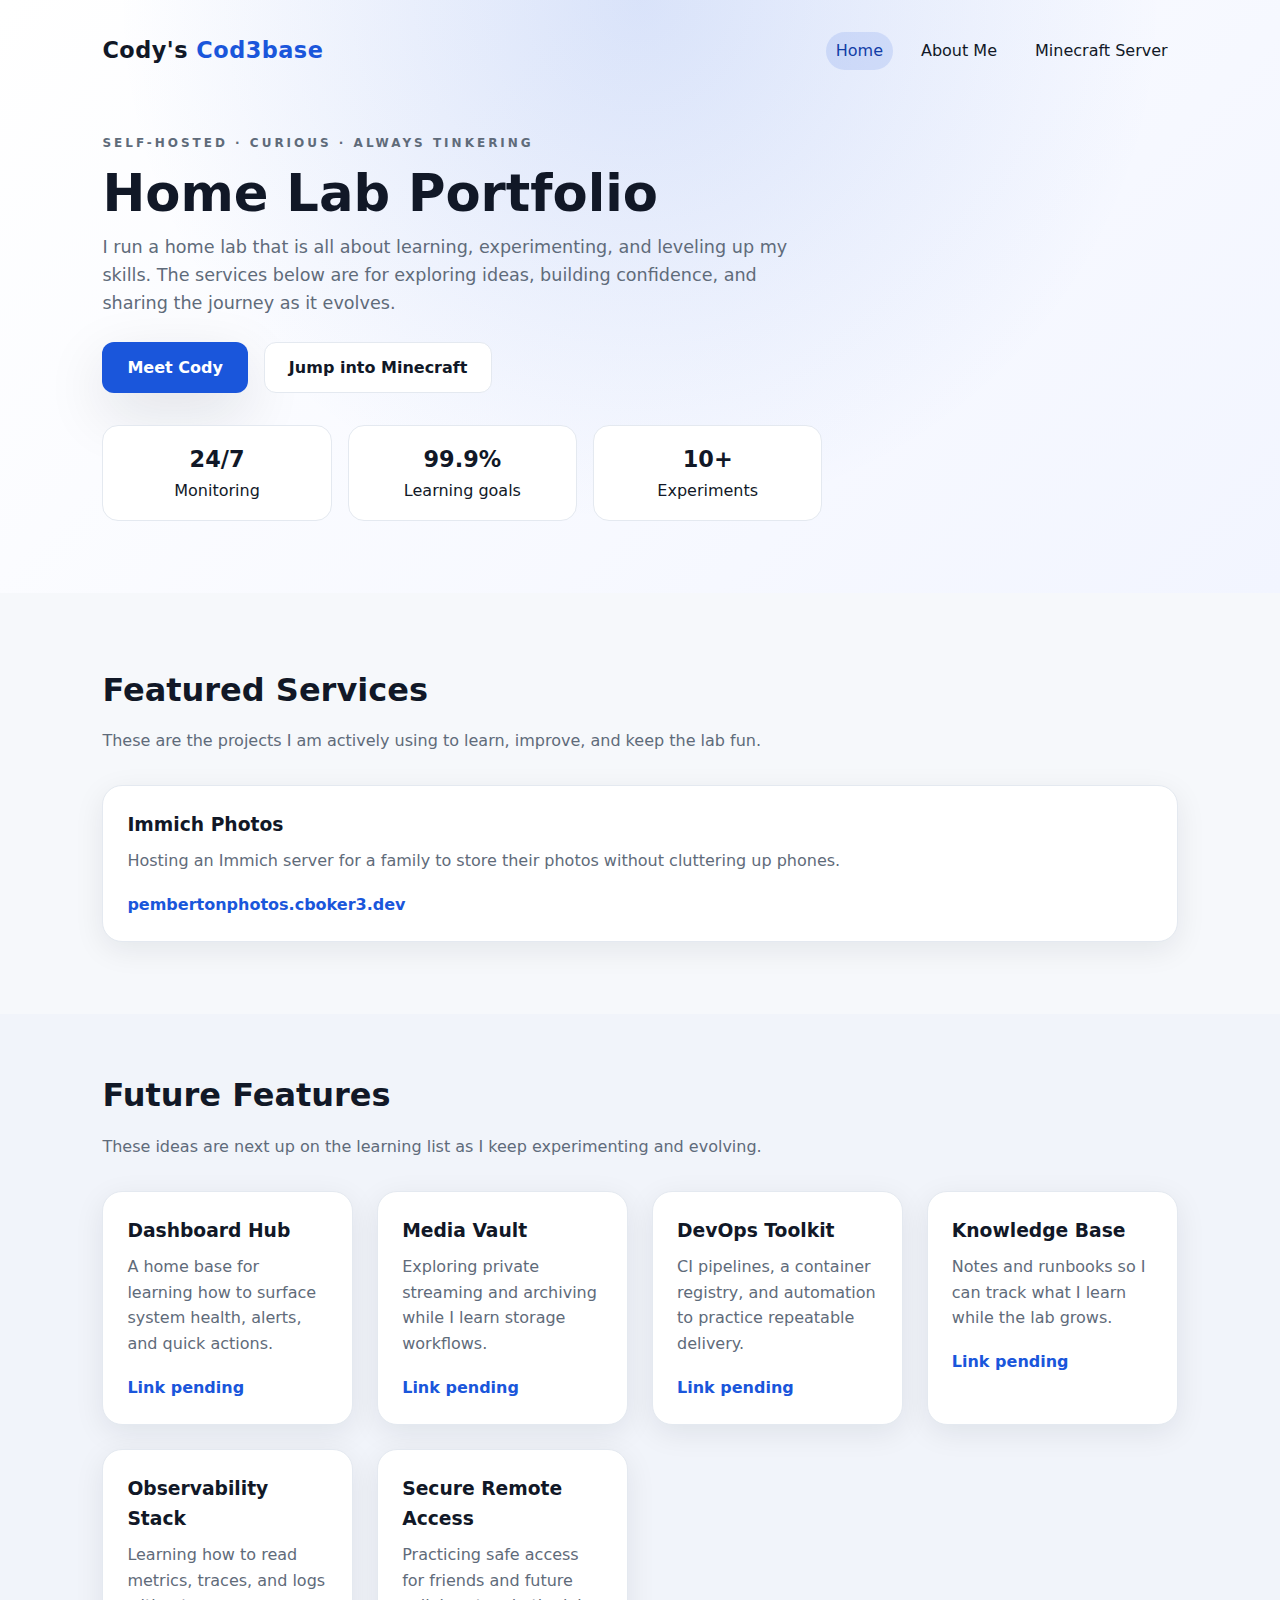
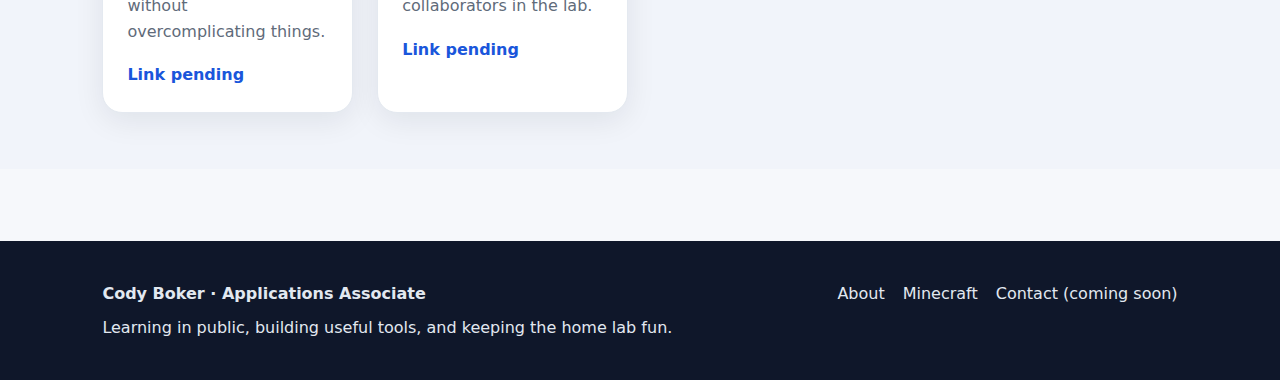
<file: index.html>
<!doctype html>
<html lang="en">
  <head>
    <meta charset="UTF-8" />
    <meta name="viewport" content="width=device-width, initial-scale=1" />
    <title>Home Lab Portfolio | Cody Boker</title>
    <link rel="stylesheet" href="styles.css" />
  </head>
  <body>
    <header class="hero">
      <nav class="nav">
        <div class="logo">Cody's <span>Cod3base</span></div>
        <div class="nav-links">
          <a href="index.html" class="active">Home</a>
          <a href="about.html">About Me</a>
          <a href="minecraft.html">Minecraft Server</a>
        </div>
      </nav>
      <div class="hero-content">
        <p class="eyebrow">Self-hosted · Curious · Always tinkering</p>
        <h1>Home Lab Portfolio</h1>
        <p class="subtitle">
          I run a home lab that is all about learning, experimenting, and leveling up my skills. The services
          below are for exploring ideas, building confidence, and sharing the journey as it evolves.
        </p>
        <div class="hero-actions">
          <a class="button primary" href="about.html">Meet Cody</a>
          <a class="button ghost" href="minecraft.html">Jump into Minecraft</a>
        </div>
        <div class="hero-stats">
          <div>
            <strong>24/7</strong>
            <span>Monitoring</span>
          </div>
          <div>
            <strong>99.9%</strong>
            <span>Learning goals</span>
          </div>
          <div>
            <strong>10+</strong>
            <span>Experiments</span>
          </div>
        </div>
      </div>
    </header>

    <main>
      <section class="section">
        <div class="section-header">
          <h2>Featured Services</h2>
          <p>These are the projects I am actively using to learn, improve, and keep the lab fun.</p>
        </div>
        <div class="card-grid">
          <article class="card">
            <h3>Immich Photos</h3>
            <p>Hosting an Immich server for a family to store their photos without cluttering up phones.</p>
            <a class="card-link" href="https://pembertonphotos.cboker3.dev">pembertonphotos.cboker3.dev</a>
          </article>
        </div>
      </section>

      <section class="section muted">
        <div class="section-header">
          <h2>Future Features</h2>
          <p>These ideas are next up on the learning list as I keep experimenting and evolving.</p>
        </div>
        <div class="card-grid">
          <article class="card">
            <h3>Dashboard Hub</h3>
            <p>A home base for learning how to surface system health, alerts, and quick actions.</p>
            <a class="card-link" href="#">Link pending</a>
          </article>
          <article class="card">
            <h3>Media Vault</h3>
            <p>Exploring private streaming and archiving while I learn storage workflows.</p>
            <a class="card-link" href="#">Link pending</a>
          </article>
          <article class="card">
            <h3>DevOps Toolkit</h3>
            <p>CI pipelines, a container registry, and automation to practice repeatable delivery.</p>
            <a class="card-link" href="#">Link pending</a>
          </article>
          <article class="card">
            <h3>Knowledge Base</h3>
            <p>Notes and runbooks so I can track what I learn while the lab grows.</p>
            <a class="card-link" href="#">Link pending</a>
          </article>
          <article class="card">
            <h3>Observability Stack</h3>
            <p>Learning how to read metrics, traces, and logs without overcomplicating things.</p>
            <a class="card-link" href="#">Link pending</a>
          </article>
          <article class="card">
            <h3>Secure Remote Access</h3>
            <p>Practicing safe access for friends and future collaborators in the lab.</p>
            <a class="card-link" href="#">Link pending</a>
          </article>
        </div>
      </section>
    </main>

    <footer class="footer">
      <div>
        <h4>Cody Boker · Applications Associate</h4>
        <p>Learning in public, building useful tools, and keeping the home lab fun.</p>
      </div>
      <div class="footer-links">
        <a href="about.html">About</a>
        <a href="minecraft.html">Minecraft</a>
        <a href="#">Contact (coming soon)</a>
      </div>
    </footer>
  </body>
</html>
</file>
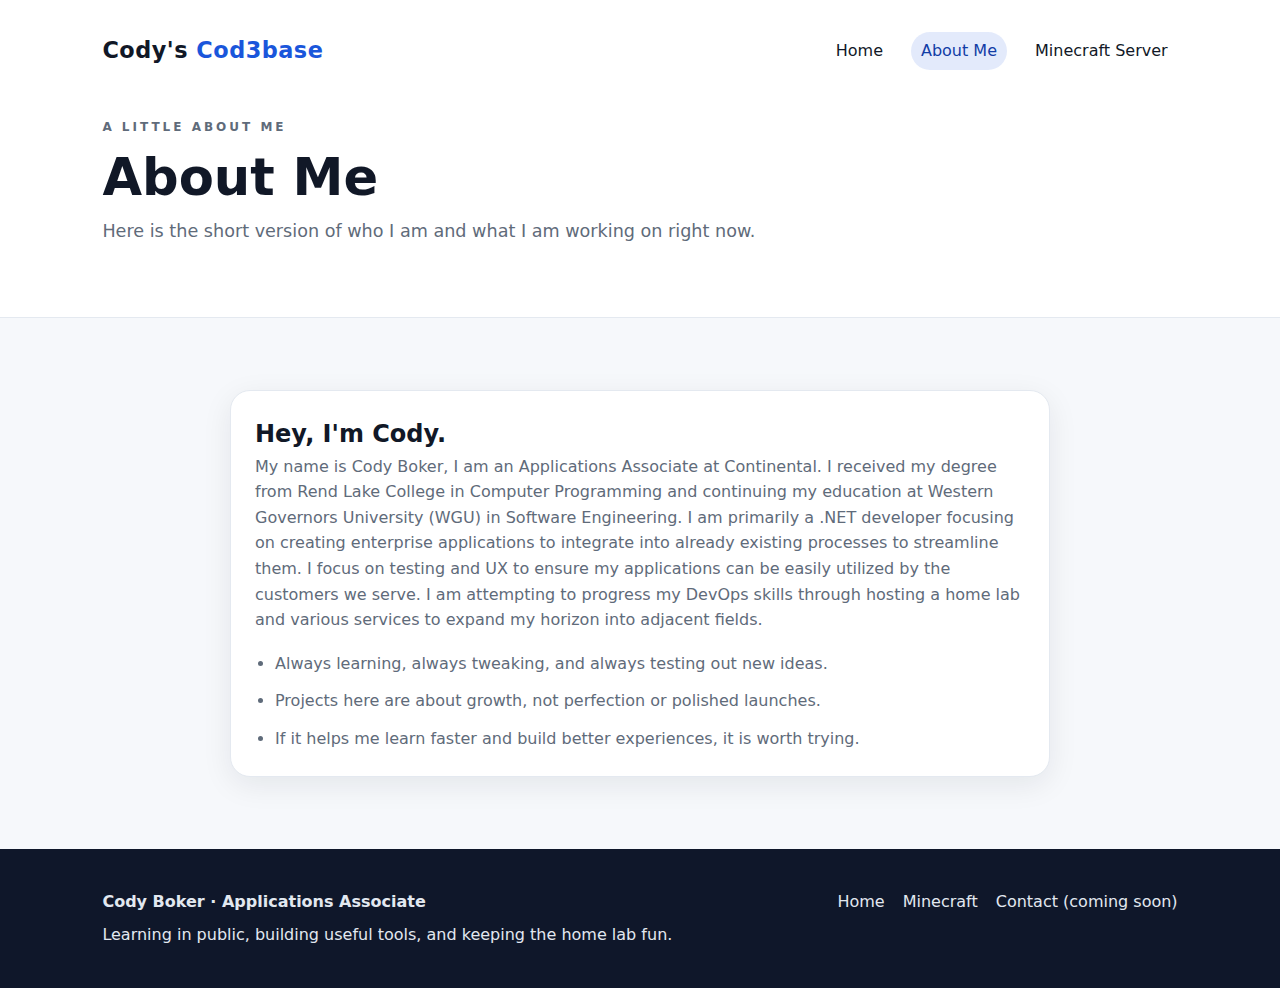
<file: about.html>
<!doctype html>
<html lang="en">
  <head>
    <meta charset="UTF-8" />
    <meta name="viewport" content="width=device-width, initial-scale=1" />
    <title>About Me | Cody Boker</title>
    <link rel="stylesheet" href="styles.css" />
  </head>
  <body>
    <header class="page-header">
      <nav class="nav">
        <div class="logo">Cody's <span>Cod3base</span></div>
        <div class="nav-links">
          <a href="index.html">Home</a>
          <a href="about.html" class="active">About Me</a>
          <a href="minecraft.html">Minecraft Server</a>
        </div>
      </nav>
      <div class="page-title">
        <p class="eyebrow">A little about me</p>
        <h1>About Me</h1>
        <p class="subtitle">
          Here is the short version of who I am and what I am working on right now.
        </p>
      </div>
    </header>

    <main>
      <section class="section">
        <div class="card wide">
          <h2>Hey, I'm Cody.</h2>
          <p>
            My name is Cody Boker, I am an Applications Associate at Continental. I received my degree from
            Rend Lake College in Computer Programming and continuing my education at Western Governors
            University (WGU) in Software Engineering. I am primarily a .NET developer focusing on creating
            enterprise applications to integrate into already existing processes to streamline them. I focus
            on testing and UX to ensure my applications can be easily utilized by the customers we serve. I
            am attempting to progress my DevOps skills through hosting a home lab and various services to
            expand my horizon into adjacent fields.
          </p>
          <ul class="feature-list">
            <li>Always learning, always tweaking, and always testing out new ideas.</li>
            <li>Projects here are about growth, not perfection or polished launches.</li>
            <li>If it helps me learn faster and build better experiences, it is worth trying.</li>
          </ul>
        </div>
      </section>
    </main>

    <footer class="footer">
      <div>
        <h4>Cody Boker · Applications Associate</h4>
        <p>Learning in public, building useful tools, and keeping the home lab fun.</p>
      </div>
      <div class="footer-links">
        <a href="index.html">Home</a>
        <a href="minecraft.html">Minecraft</a>
        <a href="#">Contact (coming soon)</a>
      </div>
    </footer>
  </body>
</html>
</file>
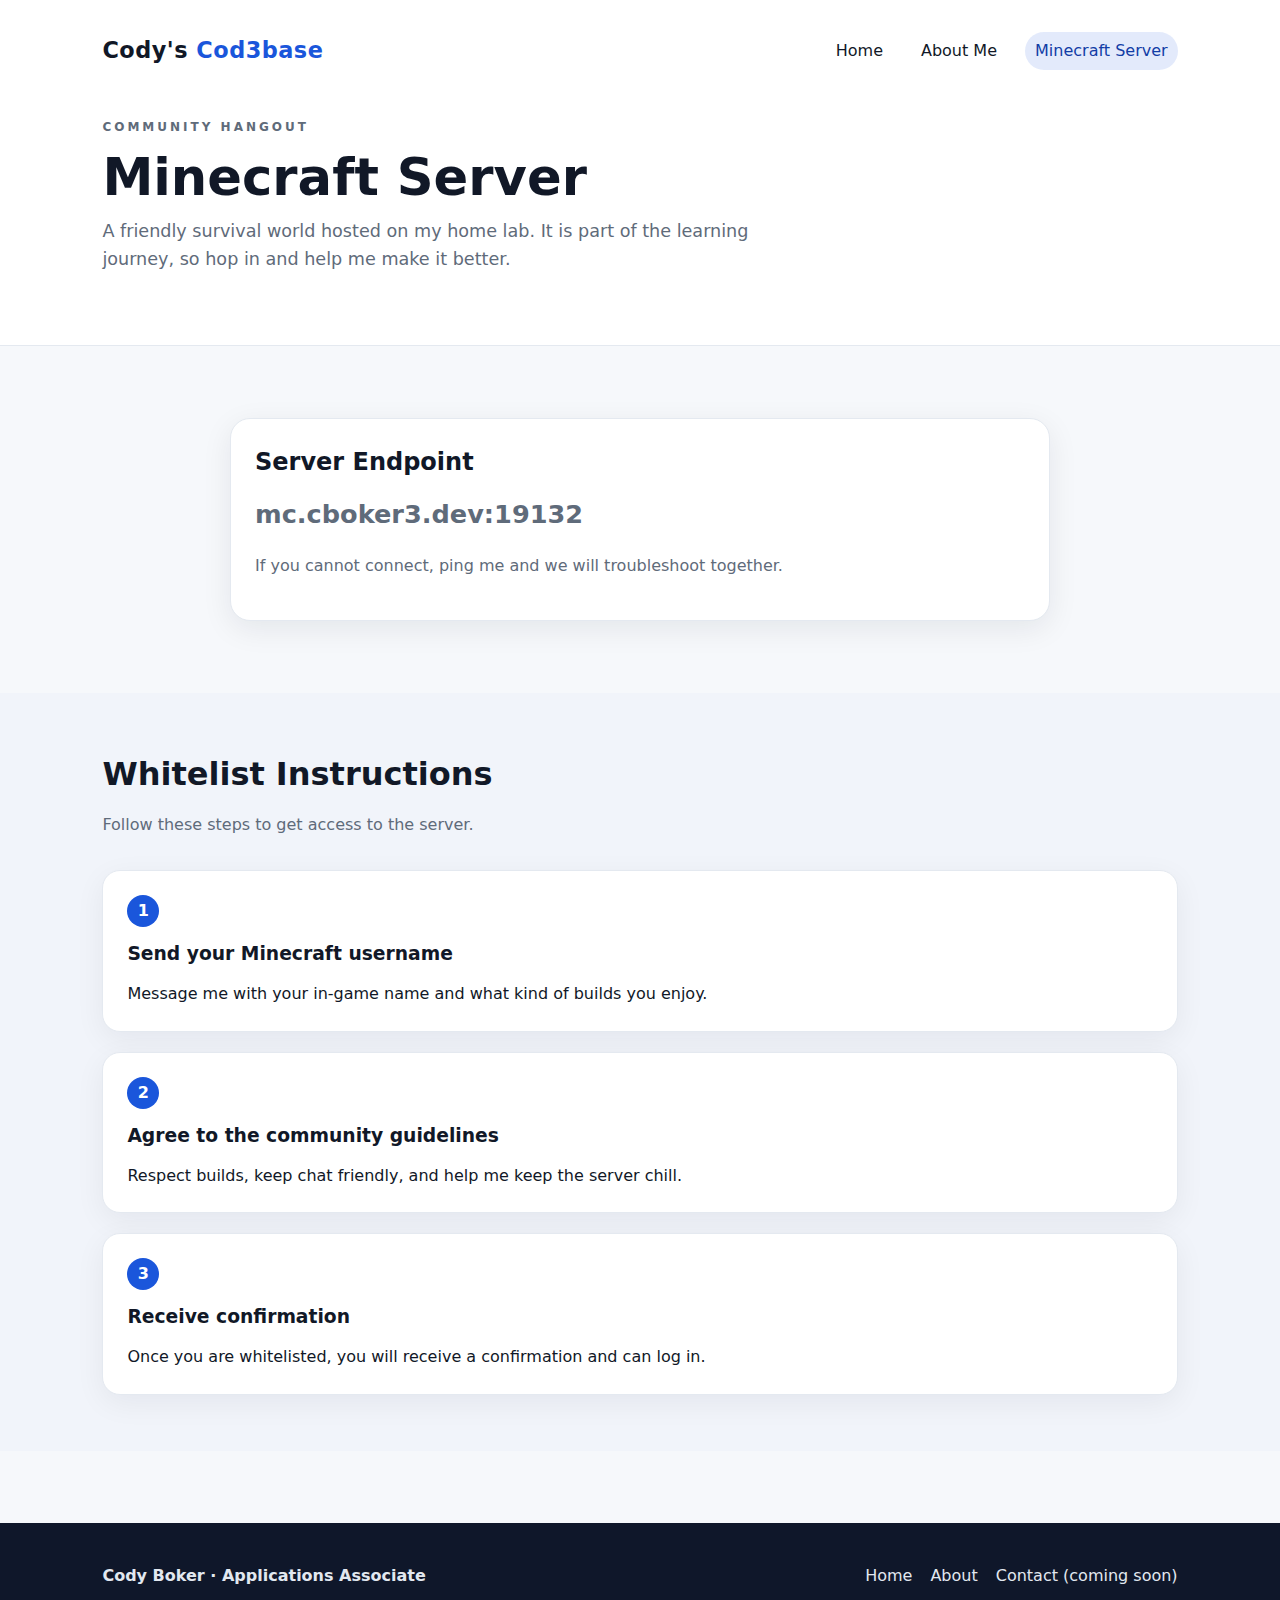
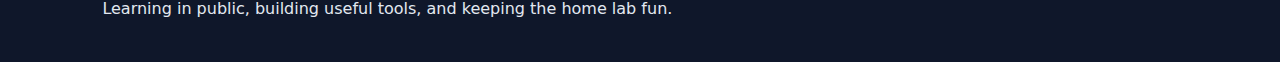
<file: minecraft.html>
<!doctype html>
<html lang="en">
  <head>
    <meta charset="UTF-8" />
    <meta name="viewport" content="width=device-width, initial-scale=1" />
    <title>Minecraft Server | Cody Boker</title>
    <link rel="stylesheet" href="styles.css" />
  </head>
  <body>
    <header class="page-header">
      <nav class="nav">
        <div class="logo">Cody's <span>Cod3base</span></div>
        <div class="nav-links">
          <a href="index.html">Home</a>
          <a href="about.html">About Me</a>
          <a href="minecraft.html" class="active">Minecraft Server</a>
        </div>
      </nav>
      <div class="page-title">
        <p class="eyebrow">Community hangout</p>
        <h1>Minecraft Server</h1>
        <p class="subtitle">
          A friendly survival world hosted on my home lab. It is part of the learning journey, so
          hop in and help me make it better.
        </p>
      </div>
    </header>

    <main>
      <section class="section">
        <div class="card wide">
          <h2>Server Endpoint</h2>
          <p class="endpoint">mc.cboker3.dev:19132</p>
          <p class="hint">If you cannot connect, ping me and we will troubleshoot together.</p>
        </div>
      </section>

      <section class="section muted">
        <div class="section-header">
          <h2>Whitelist Instructions</h2>
          <p>Follow these steps to get access to the server.</p>
        </div>
        <div class="steps">
          <div class="step">
            <span>1</span>
            <h3>Send your Minecraft username</h3>
            <p>Message me with your in-game name and what kind of builds you enjoy.</p>
          </div>
          <div class="step">
            <span>2</span>
            <h3>Agree to the community guidelines</h3>
            <p>Respect builds, keep chat friendly, and help me keep the server chill.</p>
          </div>
          <div class="step">
            <span>3</span>
            <h3>Receive confirmation</h3>
            <p>Once you are whitelisted, you will receive a confirmation and can log in.</p>
          </div>
        </div>
      </section>
    </main>

    <footer class="footer">
      <div>
        <h4>Cody Boker · Applications Associate</h4>
        <p>Learning in public, building useful tools, and keeping the home lab fun.</p>
      </div>
      <div class="footer-links">
        <a href="index.html">Home</a>
        <a href="about.html">About</a>
        <a href="#">Contact (coming soon)</a>
      </div>
    </footer>
  </body>
</html>
</file>
<file: styles.css>
:root {
  color-scheme: light;
  --bg: #f6f8fb;
  --surface: #ffffff;
  --text: #111827;
  --muted: #5f6b7a;
  --primary: #1a56db;
  --primary-dark: #123da6;
  --accent: #0f172a;
  --border: #e4e9f0;
  --shadow: 0 20px 60px rgba(15, 23, 42, 0.12);
  font-family: "Inter", "Segoe UI", system-ui, -apple-system, sans-serif;
}

* {
  box-sizing: border-box;
  margin: 0;
  padding: 0;
}

body {
  background: var(--bg);
  color: var(--text);
  line-height: 1.6;
}

a {
  color: inherit;
  text-decoration: none;
}

.hero {
  background: radial-gradient(circle at top, rgba(26, 86, 219, 0.15), transparent 60%),
    linear-gradient(135deg, #ffffff 0%, #f2f5ff 100%);
  padding: 32px 8vw 72px;
}

.nav {
  display: flex;
  justify-content: space-between;
  align-items: center;
  gap: 16px;
}

.logo {
  font-weight: 700;
  font-size: 1.4rem;
  letter-spacing: 0.5px;
}

.logo span {
  color: var(--primary);
}

.nav-links {
  display: flex;
  gap: 18px;
  flex-wrap: wrap;
  font-weight: 500;
}

.nav-links a {
  padding: 6px 10px;
  border-radius: 999px;
  transition: all 0.2s ease;
}

.nav-links a:hover,
.nav-links a.active {
  background: rgba(26, 86, 219, 0.12);
  color: var(--primary-dark);
}

.hero-content {
  margin-top: 64px;
  max-width: 720px;
}

.eyebrow {
  text-transform: uppercase;
  letter-spacing: 3px;
  font-size: 0.75rem;
  color: var(--muted);
  font-weight: 600;
}

h1 {
  font-size: clamp(2.6rem, 4vw, 3.6rem);
  margin: 12px 0;
  line-height: 1.1;
}

.subtitle {
  font-size: 1.1rem;
  color: var(--muted);
  margin-bottom: 24px;
}

.hero-actions {
  display: flex;
  flex-wrap: wrap;
  gap: 16px;
  margin-bottom: 32px;
}

.button {
  padding: 12px 24px;
  border-radius: 12px;
  font-weight: 600;
  display: inline-flex;
  align-items: center;
  justify-content: center;
  border: 1px solid transparent;
  transition: all 0.2s ease;
}

.button.primary {
  background: var(--primary);
  color: #fff;
  box-shadow: var(--shadow);
}

.button.primary:hover {
  background: var(--primary-dark);
}

.button.ghost {
  background: #fff;
  border-color: var(--border);
}

.button.ghost:hover {
  border-color: var(--primary);
  color: var(--primary-dark);
}

.hero-stats {
  display: grid;
  grid-template-columns: repeat(auto-fit, minmax(140px, 1fr));
  gap: 16px;
  margin-top: 16px;
}

.hero-stats div {
  background: #fff;
  padding: 16px;
  border-radius: 16px;
  border: 1px solid var(--border);
  text-align: center;
}

.hero-stats strong {
  font-size: 1.4rem;
  display: block;
}

main {
  padding: 0 8vw 72px;
}

.section {
  margin-top: 72px;
}

.section.muted {
  background: #f1f4fa;
  padding: 56px 8vw;
  margin-left: -8vw;
  margin-right: -8vw;
}

.section-header {
  max-width: 680px;
  margin-bottom: 32px;
}

.section-header h2 {
  font-size: 2rem;
  margin-bottom: 12px;
}

.section-header p {
  color: var(--muted);
}

.card-grid {
  display: grid;
  grid-template-columns: repeat(auto-fit, minmax(240px, 1fr));
  gap: 24px;
}

.card {
  background: var(--surface);
  border-radius: 20px;
  padding: 24px;
  border: 1px solid var(--border);
  box-shadow: 0 8px 30px rgba(15, 23, 42, 0.08);
}

.card h3 {
  margin-bottom: 8px;
}

.card p {
  color: var(--muted);
  margin-bottom: 18px;
}

.card-link {
  color: var(--primary);
  font-weight: 600;
}

.placeholder-grid {
  display: grid;
  grid-template-columns: repeat(auto-fit, minmax(200px, 1fr));
  gap: 20px;
}

.placeholder-card {
  border: 2px dashed rgba(26, 86, 219, 0.3);
  border-radius: 18px;
  padding: 32px;
  text-align: center;
  color: var(--primary);
  font-weight: 600;
  background: rgba(255, 255, 255, 0.6);
}

.footer {
  background: #0f172a;
  color: #e2e8f0;
  padding: 40px 8vw;
  display: flex;
  flex-wrap: wrap;
  justify-content: space-between;
  gap: 24px;
}

.footer h4 {
  margin-bottom: 8px;
}

.footer-links {
  display: flex;
  gap: 18px;
  flex-wrap: wrap;
}

.footer-links a {
  color: #e2e8f0;
}

.page-header {
  background: #fff;
  padding: 32px 8vw 48px;
  border-bottom: 1px solid var(--border);
}

.page-title {
  margin-top: 48px;
  max-width: 720px;
}

.card.wide {
  max-width: 820px;
  margin: 0 auto;
}

.feature-list {
  margin-top: 16px;
  display: grid;
  gap: 12px;
  color: var(--muted);
  padding-left: 20px;
}

.endpoint {
  font-size: 1.6rem;
  font-weight: 700;
  margin-top: 12px;
}

.hint {
  color: var(--muted);
  margin-top: 6px;
}

.steps {
  display: grid;
  gap: 20px;
}

.step {
  background: #fff;
  border-radius: 18px;
  padding: 24px;
  border: 1px solid var(--border);
  display: grid;
  gap: 12px;
  box-shadow: 0 8px 30px rgba(15, 23, 42, 0.06);
}

.step span {
  background: var(--primary);
  color: #fff;
  width: 32px;
  height: 32px;
  border-radius: 50%;
  display: inline-flex;
  align-items: center;
  justify-content: center;
  font-weight: 700;
}

@media (max-width: 720px) {
  .nav {
    flex-direction: column;
    align-items: flex-start;
  }

  .hero-content {
    margin-top: 40px;
  }

  .section.muted {
    padding: 48px 6vw;
  }
}
</file>
